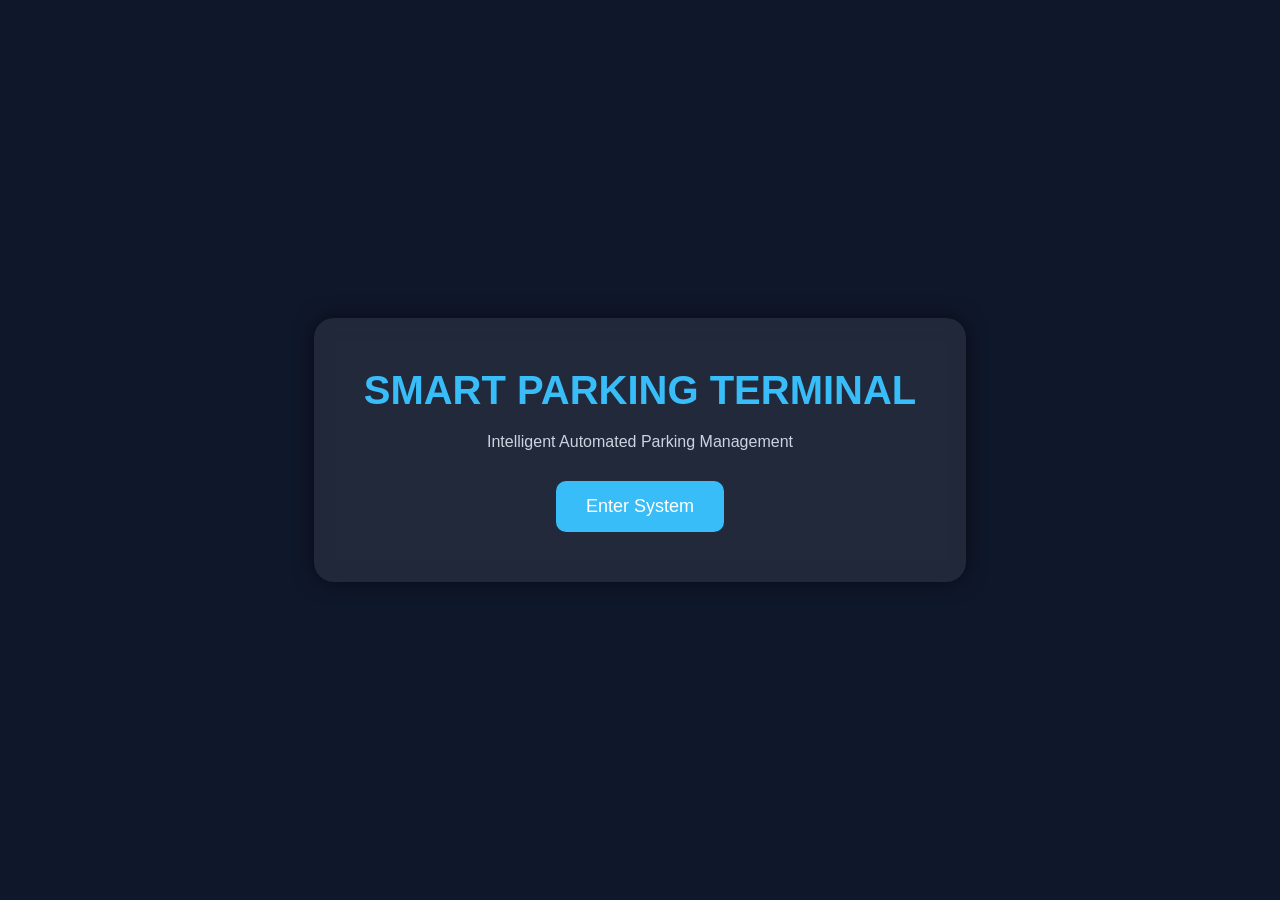
<file: web/index.html>
<!DOCTYPE html>
<html lang="en">

<head>

    <meta charset="UTF-8">
    <meta name="viewport" content="width=device-width, initial-scale=1.0">
    <title>Intelegent Smart Parking Management System with Automatic Slot Allocation and Fee Calculation</title>
    <link rel="stylesheet" href="style.css">

</head>

<body>

    <div class="container">
        <div class="card">
            <h1>
                SMART PARKING TERMINAL
            </h1>
            <p>
                Intelligent Automated Parking Management
            </p>
            <button onclick="goToDashboard()">
                Enter System
            </button>
        </div>
    </div>

    <script src="script.js"></script>

</body>
</html>
</file>
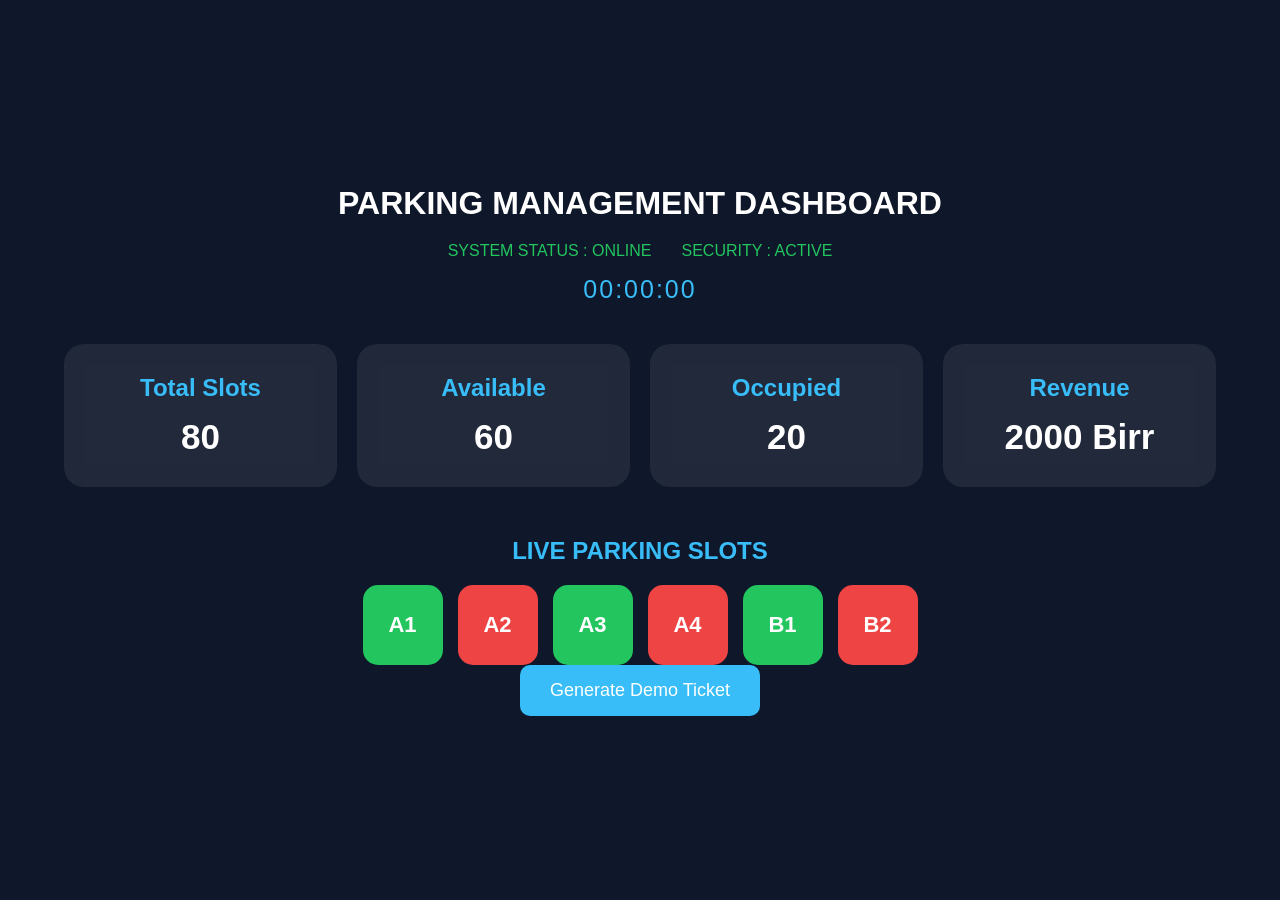
<file: web/dashboard.html>
<!DOCTYPE html>
<html lang="en">

<head>

    <meta charset="UTF-8">
    <meta name="viewport" content="width=device-width, initial-scale=1.0">
    <title>Dashboard</title>
    <link rel="stylesheet" href="style.css">

</head>

<body>

    <div class="dashboard">
        <h1>
            PARKING MANAGEMENT DASHBOARD
        </h1>
        <div class="status-bar">
            <span>
                SYSTEM STATUS : ONLINE
            </span>
            <span>
                SECURITY : ACTIVE
            </span>
        </div>
        <div class="clock" id="clock">
            00:00:00
        </div>
        <div class="cards">
            <div class="dashboard-card">
                <h2>Total Slots</h2>
                <p>80</p>
            </div>
            <div class="dashboard-card">
                <h2>Available</h2>
                <p>60</p>
            </div>
            <div class="dashboard-card">
                <h2>Occupied</h2>
                <p>20</p>
            </div>

            <div class="dashboard-card">
                <h2>Revenue</h2>
                <p>2000 Birr</p>
            </div>

        </div>

        <h2 class="section-title">
            LIVE PARKING SLOTS
        </h2>
        <div class="slots">
            <div class="slot free">
                A1
            </div>
            <div class="slot occupied">
                A2
            </div>
            <div class="slot free">
                A3
            </div>
            <div class="slot occupied">
                A4
            </div>
            <div class="slot free">
                B1
            </div>
            <div class="slot occupied">
                B2
            </div>
        </div>

        <button onclick="showTicket()">
            Generate Demo Ticket
        </button>

        <div class="popup" id="ticketPopup">

            <div class="popup-content">

                <h2>
                    PARKING TICKET
                </h2>

                <p>Ticket ID : 1001</p>

                <p>Vehicle : Car</p>

                <p>Slot : A2</p>

                <p>Status : ACTIVE</p>

                <button onclick="closeTicket()">
                    Close
                </button>

            </div>

        </div>

    </div>

</body>
</html>
</file>
<file: web/style.css>
* {
    margin: 0;
    padding: 0;
    box-sizing: border-box;
}

body {

    font-family: Arial, sans-serif;
    background: #0f172a;
    color: white;
    height: 100vh;
    display: flex;
    justify-content: center;
    align-items: center;
}

.container {

    width: 100%;

    display: flex;

    justify-content: center;

    align-items: center;
}

.card {

    background: rgba(255,255,255,0.08);

    padding: 50px;

    border-radius: 20px;

    text-align: center;

    backdrop-filter: blur(10px);

    box-shadow: 0 0 20px rgba(0,0,0,0.5);
}

.card h1 {

    margin-bottom: 20px;

    font-size: 40px;

    color: #38bdf8;
}

.card p {

    margin-bottom: 30px;

    color: #cbd5e1;
}

button {

    padding: 15px 30px;

    border: none;

    border-radius: 10px;

    background: #38bdf8;

    color: white;

    font-size: 18px;

    cursor: pointer;

    transition: 0.3s;
}

button:hover {

    background: #0ea5e9;

    transform: scale(1.05);
}
.dashboard {

    width: 90%;

    text-align: center;
}

.cards {

    margin-top: 40px;

    display: grid;

    grid-template-columns:
        repeat(auto-fit, minmax(200px,1fr));

    gap: 20px;
}

.dashboard-card {

    background: rgba(255,255,255,0.08);

    padding: 30px;

    border-radius: 20px;

    backdrop-filter: blur(10px);

    transition: 0.3s;
}

.dashboard-card:hover {

    transform: translateY(-5px);
}

.dashboard-card h2 {

    margin-bottom: 15px;

    color: #38bdf8;
}

.dashboard-card p {

    font-size: 35px;

    font-weight: bold;
}
.clock {

    margin-top: 15px;

    font-size: 25px;

    color: #38bdf8;

    letter-spacing: 2px;
}
.section-title {

    margin-top: 50px;

    margin-bottom: 20px;

    color: #38bdf8;
}

.slots {

    display: flex;

    flex-wrap: wrap;

    gap: 15px;

    justify-content: center;
}

.slot {

    width: 80px;

    height: 80px;

    border-radius: 15px;

    display: flex;

    justify-content: center;

    align-items: center;

    font-size: 22px;

    font-weight: bold;

    transition: 0.3s;
}

.slot:hover {

    transform: scale(1.1);
}

.free {

    background: #22c55e;
}

.occupied {

    background: #ef4444;
}
.popup {

    position: fixed;

    top: 0;

    left: 0;

    width: 100%;

    height: 100%;

    background: rgba(0,0,0,0.7);

    display: none;

    justify-content: center;

    align-items: center;
}

.popup-content {

    background: #1e293b;

    padding: 40px;

    border-radius: 20px;

    text-align: center;
}

.dashboard-card {

    animation: floatCard 2s ease-in-out infinite;
}

@keyframes floatCard {

    0% {

        transform: translateY(0px);
    }

    50% {

        transform: translateY(-8px);
    }

    100% {

        transform: translateY(0px);
    }
}

@media(max-width:768px) {

    .cards {

        grid-template-columns: 1fr;
    }

    .slot {

        width: 60px;

        height: 60px;
    }
}

.status-bar {

    margin-top: 20px;

    display: flex;

    justify-content: center;

    gap: 30px;

    color: #22c55e;
}
</file>
